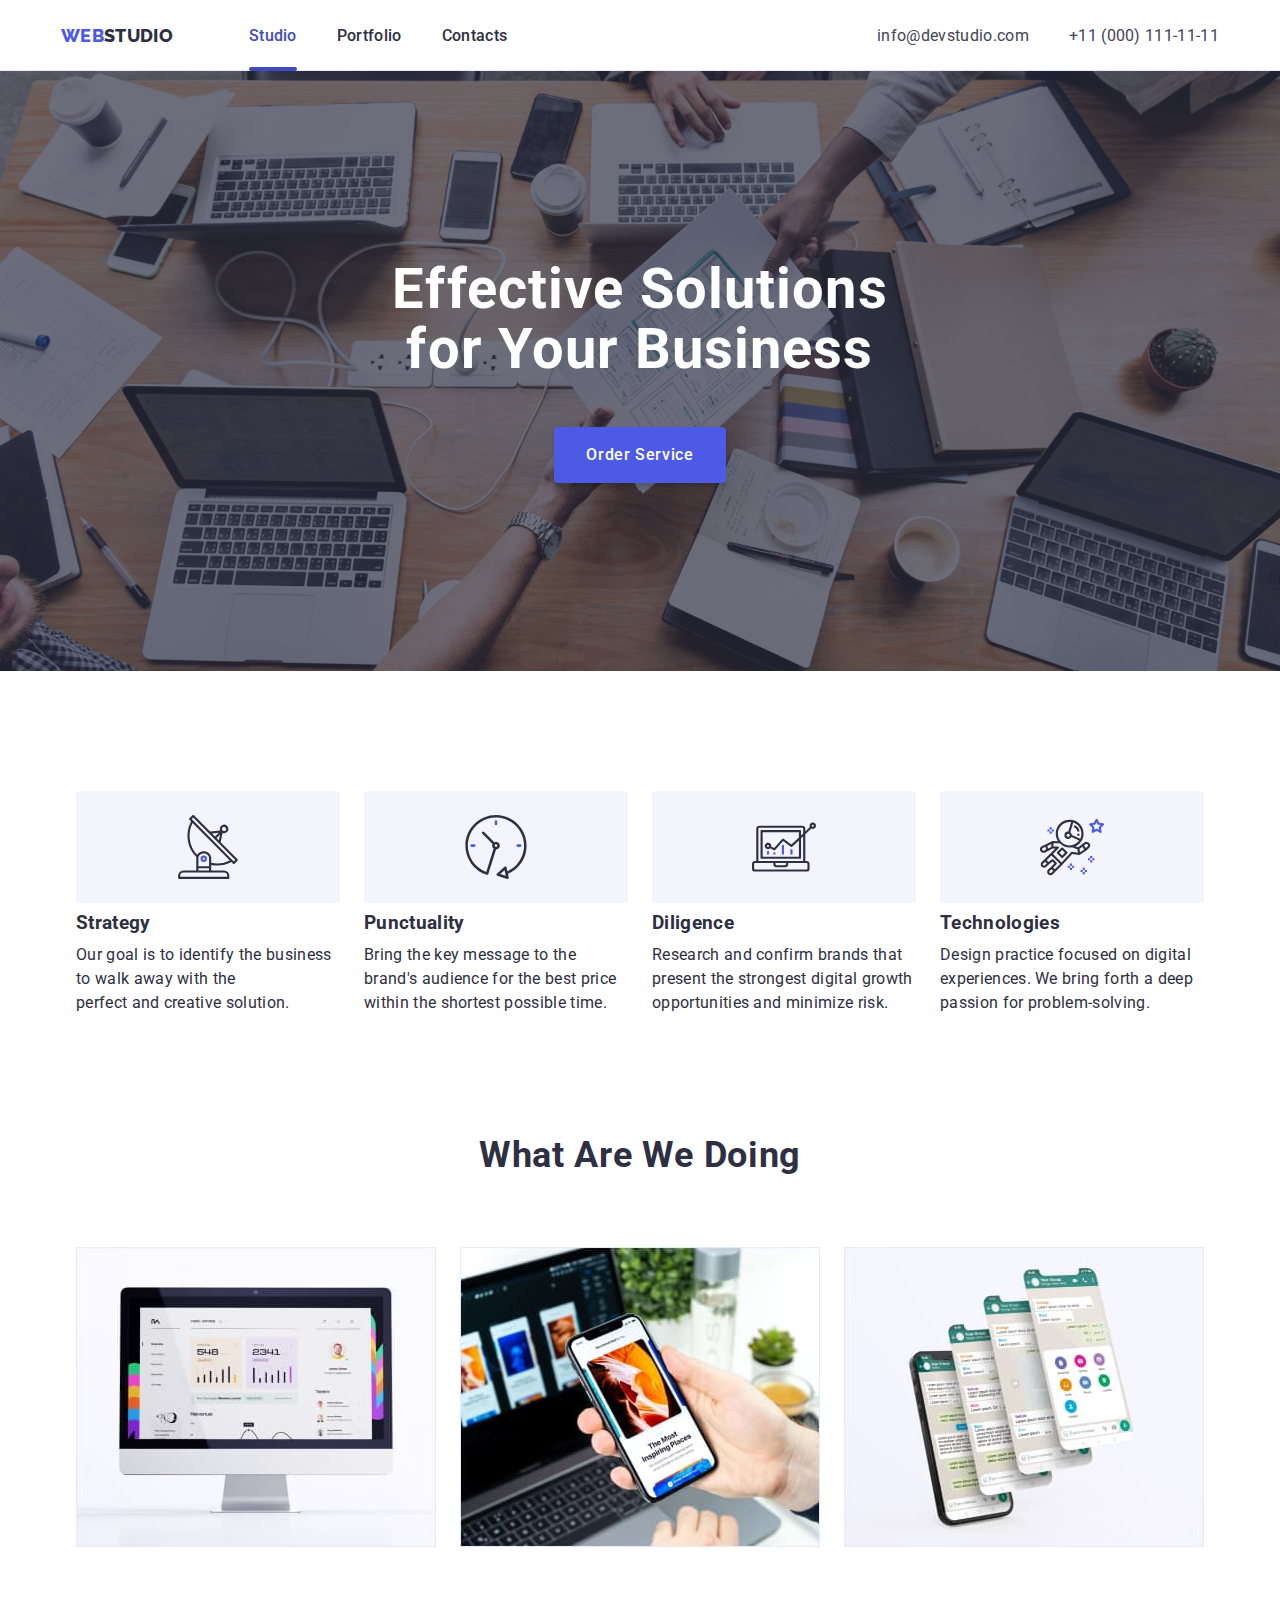
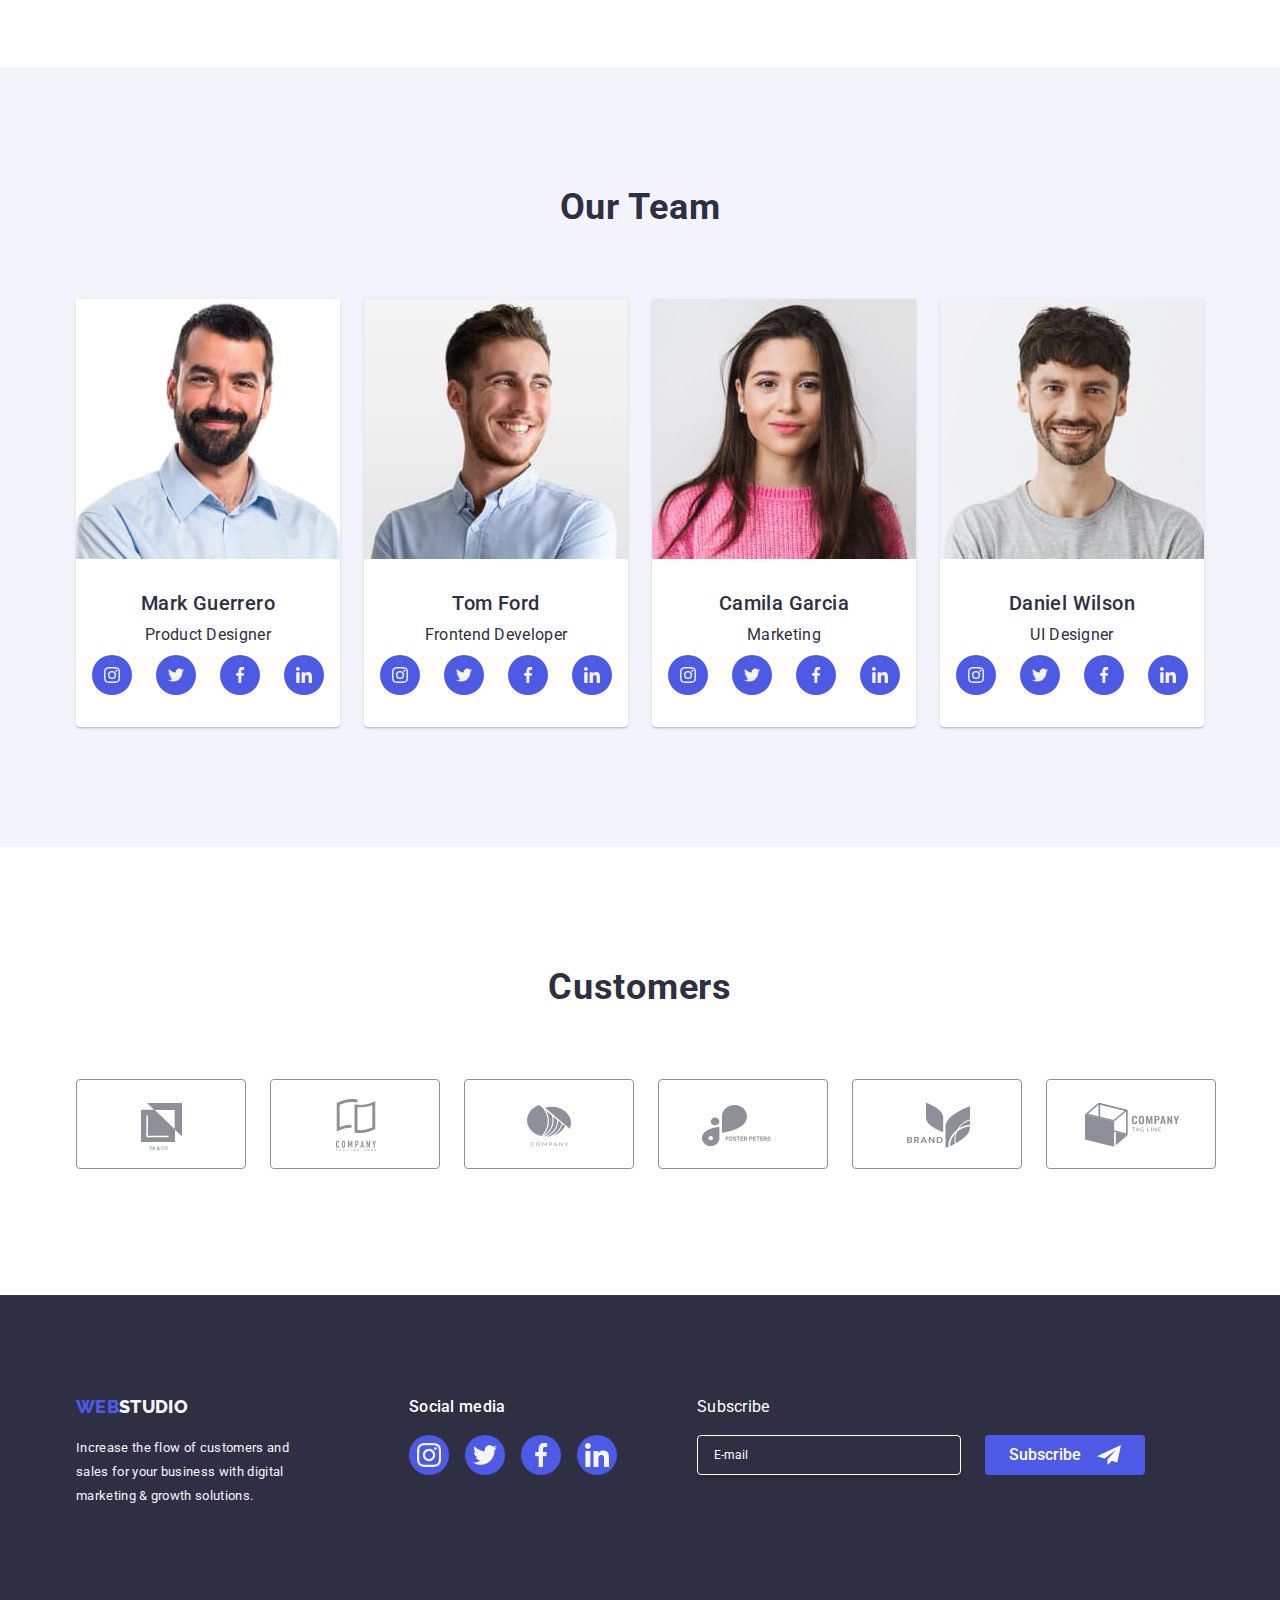
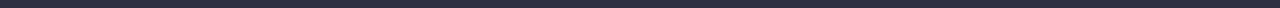
<file: index.html>
<!DOCTYPE html>
<html lang="en">
  <head>
    <title>WEBSTUDIO</title>
    <meta charset="UTF-8" />
    <meta name="description" content="website creator" />
    <link rel="stylesheet" href="css/styles.css" />
    <link rel="preconnect" href="https://fonts.googleapis.com" />
    <link rel="preconnect" href="https://fonts.gstatic.com" crossorigin />
    <link
      href="https://fonts.googleapis.com/css2?family=Raleway:wght@800&family=Roboto:wght@400;500;700&display=swap"
      rel="stylesheet"
    />
  </head>
  <body>
    <!-- header section-->
    <header class="header">
      <div class="header-container">
        <nav class="nav">
          <a
            class="nav-logo"
            href="https://luciiifr.github.io/goit-markup-hw-06/"
            ><span class="nav-logo-span">WEB</span>STUDIO</a
          >
          <ul class="nav-list">
            <li class="nav-list-item">
              <a
                class="nav-link active"
                href="https://luciiifr.github.io/goit-markup-hw-06/"
                >Studio</a
              >
            </li>
            <li class="nav-list-item">
              <a class="nav-link" href="./portfolio">Portfolio</a>
            </li>
            <li class="nav-list-item">
              <a class="nav-link" href="/">Contacts</a>
            </li>
          </ul>
        </nav>
        <address class="address">
          <ul class="address-list">
            <li class="address-list-item">
              <a class="address-link" href="mailto:info@devstudio.com"
                >info@devstudio.com</a
              >
            </li>
            <li class="address-list-item">
              <a class="address-link" href="tel:+110001111111"
                >+11 (000) 111-11-11</a
              >
            </li>
          </ul>
        </address>
      </div>
    </header>
    <!-- main section -->
    <main>
      <!-- hero section -->
      <section class="hero">
        <div class="container hero-container">
          <h1 class="hero-heading">
            Effective Solutions <br />
            for Your Business
          </h1>
          <!-- modal -->
          <button class="open-modal" type="button" data-modal-open>
            Order Service
          </button>
          <div class="backdrop is-hidden" data-modal>
            <div class="modal">
              <h2 class="modal-heading">
                Leave your contacts and we will call you back
              </h2>
              <button class="close-button" type="button" data-modal-close>
                <svg class="close-button-icon">
                  <use href="./images/icons.svg#close-icon" />
                </svg>
              </button>
              <form class="user-info">
                <label class="user-label" for="user-label-name">
                  <span class="user-label-title">Name</span>
                  <input class="user-input" type="text" name="user-label-name" required/>
                  <svg class="user-icon">
                    <use href="./images/icons.svg#person-icon" />
                  </svg>
                </label>
                <label class="user-label" for="user-label-phone">
                  <span class="user-label-title">Phone</span>
                  <input class="user-input" type="tel" name="user-label-phone" />
                  <svg class="user-icon user-icon-telephone">
                    <use href="./images/icons.svg#telephone-icon" />
                  </svg>
                </label>
                <label class="user-label" for="user-input-email">
                  <span class="user-label-title">Email</span>
                  <input class="user-input" type="email" name="user-label-email" />
                  <svg class="user-icon user-icon-email">
                    <use href="./images/icons.svg#email-icon" />
                  </svg>
                </label>
                <label class="user-label">
                  <span class="user-label-title">Comment</span>
                  <textarea
                    class="user-input user-comment"
                    name="comment"
                    placeholder="Text input"
                  ></textarea>
                </label>
                <label class="user-checkbox">
                  <input class="checkbox-input" type="checkbox" required/>
                  <svg class="checkbox-icon">
                    <use href="./images/icons.svg#check-icon">
                  </svg>
                  <span class="checkbox-title">
                    I accept the terms and conditions of the
                    <a class="checkbox-policy" href="/">Privacy Policy</a>
                  </span>
                </label>
                <div class="user-button">
                  <button class="user-submit" type="submit">Send</button>
                </div>
              </form>
            </div>
          </div>
        </div>
      </section>
      <!-- about section -->
      <section class="section about">
        <div class="container">
          <h2 hidden></h2>
          <ul class="about-list">
            <li class="about-list-item">
              <svg class="about-item-icon">
                <use href="./images/icons.svg#antenna" />
              </svg>
              <h3 class="about-item-heading">Strategy</h3>
              <p class="about-item-description">
                Our goal is to identify the business <br />
                to walk away with the <br />
                perfect and creative solution.
              </p>
            </li>
            <li class="about-list-item">
              <svg class="about-item-icon">
                <use href="./images/icons.svg#clock" />
              </svg>
              <h3 class="about-item-heading">Punctuality</h3>
              <p class="about-item-description">
                Bring the key message to the <br />
                brand's audience for the best price <br />
                within the shortest possible time.
              </p>
            </li>
            <li class="about-list-item">
              <svg class="about-item-icon">
                <use href="./images/icons.svg#diagram" />
              </svg>
              <h3 class="about-item-heading">Diligence</h3>
              <p class="about-item-description">
                Research and confirm brands that <br />
                present the strongest digital growth <br />
                opportunities and minimize risk.
              </p>
            </li>
            <li class="about-list-item">
              <svg class="about-item-icon">
                <use href="./images/icons.svg#astronaut" />
              </svg>
              <h3 class="about-item-heading">Technologies</h3>
              <p class="about-item-description">
                Design practice focused on digital <br />
                experiences. We bring forth a deep <br />
                passion for problem-solving.
              </p>
            </li>
          </ul>
        </div>
      </section>
      <!-- service section -->
      <section class="section service">
        <div class="container">
          <h2 class="service-heading">What Are We Doing</h2>
          <ul class="service-list">
            <li class="service-list-item">
              <img
                class="service-item-image"
                src="images/section2-img-01.jpg"
                alt="A computer monitor"
                width="360"
                height="300"
              />
            </li>
            <li class="service-list-item">
              <img
                class="service-item-image"
                src="images/section2-img-02.jpg"
                alt="A phone with multiple screens"
                width="360"
                height="300"
              />
            </li>
            <li class="service-list-item">
              <img
                class="service-item-image"
                src="images/section2-img-03.jpg"
                alt="Hand helding a phone"
                width="360"
                height="300"
              />
            </li>
          </ul>
        </div>
      </section>
      <!-- team section -->
      <section class="section team">
        <div class="container">
          <h2 class="team-heading">Our Team</h2>
          <ul class="team-list">
            <div class="team-card">
              <!-- mark guerrero -->
              <li class="team-list-item">
                <img
                  class="team-item-image"
                  src="images/team-img-01.jpg"
                  alt="Portrait of Mark Guerrero"
                  width="264"
                  height="260"
                />
                <div class="team-card-content">
                  <h3 class="team-item-heading">Mark Guerrero</h3>
                  <p class="team-item-description">Product Designer</p>
                  <ul class="team-socmed">
                    <li class="team-socmed-item">
                      <a href="https://www.instagram.com/" target="_blank">
                        <svg class="team-socmed-icon">
                          <use
                            class="socmed-icon-use"
                            href="./images/icons.svg#instagram-01"
                          />
                        </svg>
                      </a>
                    </li>
                    <li class="team-socmed-item">
                      <a href="https://twitter.com/" target="_blank">
                        <svg class="team-socmed-icon">
                          <use href="./images/icons.svg#twitter-01" />
                        </svg>
                      </a>
                    </li>
                    <li class="team-socmed-item">
                      <a href="https://www.facebook.com/" target="_blank">
                        <svg class="team-socmed-icon">
                          <use href="./images/icons.svg#facebook-01" />
                        </svg>
                      </a>
                    </li>
                    <li class="team-socmed-item">
                      <a href="https://www.linkedin.com/" target="_blank">
                        <svg class="team-socmed-icon">
                          <use href="./images/icons.svg#linkedin-01" />
                        </svg>
                      </a>
                    </li>
                  </ul>
                </div>
              </li>
            </div>
            <!-- tom ford -->
            <div class="team-card">
              <li class="team-list-item">
                <img
                  class="team-item-image"
                  src="images/team-img-02.jpg"
                  alt="Portrait of Tom Ford"
                  width="264"
                  height="260"
                />
                <div class="team-card-content">
                  <h3 class="team-item-heading">Tom Ford</h3>
                  <p class="team-item-description">Frontend Developer</p>
                  <ul class="team-socmed">
                    <li class="team-socmed-item">
                      <a href="https://www.instagram.com/" target="_blank">
                        <svg class="team-socmed-icon">
                          <use
                            class="socmed-icon-use"
                            href="./images/icons.svg#instagram-01"
                          />
                        </svg>
                      </a>
                    </li>
                    <li class="team-socmed-item">
                      <a href="https://twitter.com/" target="_blank">
                        <svg class="team-socmed-icon">
                          <use href="./images/icons.svg#twitter-01" />
                        </svg>
                      </a>
                    </li>
                    <li class="team-socmed-item">
                      <a href="https://www.facebook.com/" target="_blank">
                        <svg class="team-socmed-icon">
                          <use href="./images/icons.svg#facebook-01" />
                        </svg>
                      </a>
                    </li>
                    <li class="team-socmed-item">
                      <a href="https://www.linkedin.com/" target="_blank">
                        <svg class="team-socmed-icon">
                          <use href="./images/icons.svg#linkedin-01" />
                        </svg>
                      </a>
                    </li>
                  </ul>
                </div>
              </li>
            </div>
            <!-- camila garcia -->
            <div class="team-card">
              <li class="team-list-item">
                <img
                  class="team-item-image"
                  src="images/team-img-03.jpg"
                  alt="Portrait of Camila Garcia"
                  width="264"
                  height="260"
                />
                <div class="team-card-content">
                  <h3 class="team-item-heading">Camila Garcia</h3>
                  <p class="team-item-description">Marketing</p>
                  <ul class="team-socmed">
                    <li class="team-socmed-item">
                      <a href="https://www.instagram.com/" target="_blank">
                        <svg class="team-socmed-icon">
                          <use
                            class="socmed-icon-use"
                            href="./images/icons.svg#instagram-01"
                          />
                        </svg>
                      </a>
                    </li>
                    <li class="team-socmed-item">
                      <a href="https://twitter.com/" target="_blank">
                        <svg class="team-socmed-icon">
                          <use href="./images/icons.svg#twitter-01" />
                        </svg>
                      </a>
                    </li>
                    <li class="team-socmed-item">
                      <a href="https://www.facebook.com/" target="_blank">
                        <svg class="team-socmed-icon">
                          <use href="./images/icons.svg#facebook-01" />
                        </svg>
                      </a>
                    </li>
                    <li class="team-socmed-item">
                      <a href="https://www.linkedin.com/" target="_blank">
                        <svg class="team-socmed-icon">
                          <use href="./images/icons.svg#linkedin-01" />
                        </svg>
                      </a>
                    </li>
                  </ul>
                </div>
              </li>
            </div>
            <!-- daniel wilson -->
            <div class="team-card">
              <li class="team-list-item">
                <img
                  class="team-item-image"
                  src="images/team-img-04.jpg"
                  alt="Portrait of Daniel Wilson"
                  width="264"
                  height="260"
                />
                <div class="team-card-content">
                  <h3 class="team-item-heading">Daniel Wilson</h3>
                  <p class="team-item-description">UI Designer</p>
                  <ul class="team-socmed">
                    <li class="team-socmed-item">
                      <a href="https://www.instagram.com/" target="_blank">
                        <svg class="team-socmed-icon">
                          <use
                            class="socmed-icon-use"
                            href="./images/icons.svg#instagram-01"
                          />
                        </svg>
                      </a>
                    </li>
                    <li class="team-socmed-item">
                      <a href="https://twitter.com/" target="_blank">
                        <svg class="team-socmed-icon">
                          <use href="./images/icons.svg#twitter-01" />
                        </svg>
                      </a>
                    </li>
                    <li class="team-socmed-item">
                      <a href="https://www.facebook.com/" target="_blank">
                        <svg class="team-socmed-icon">
                          <use href="./images/icons.svg#facebook-01" />
                        </svg>
                      </a>
                    </li>
                    <li class="team-socmed-item">
                      <a href="https://www.linkedin.com/" target="_blank">
                        <svg class="team-socmed-icon">
                          <use href="./images/icons.svg#linkedin-01" />
                        </svg>
                      </a>
                    </li>
                  </ul>
                </div>
              </li>
            </div>
          </ul>
        </div>
      </section>
      <section class="section customer">
        <div class="container">
          <h2 class="customer-heading">Customers</h2>
          <ul class="customer-list">
            <li class="customer-list-item">
              <a class="customer-item-link" href="/">
                <svg class="customer-item-icon">
                  <use href="./images/icons.svg#client-01" />
                </svg>
              </a>
            </li>
            <li class="customer-list-item">
              <a class="customer-item-link" href="/">
                <svg class="customer-item-icon">
                  <use href="./images/icons.svg#client-02" />
                </svg>
              </a>
            </li>
            <li class="customer-list-item">
              <a class="customer-item-link" href="/">
                <svg class="customer-item-icon">
                  <use href="./images/icons.svg#client-03" />
                </svg>
              </a>
            </li>
            <li class="customer-list-item">
              <a class="customer-item-link" href="/">
                <svg class="customer-item-icon">
                  <use href="./images/icons.svg#client-04" />
                </svg>
              </a>
            </li>
            <li class="customer-list-item">
              <a class="customer-item-link" href="">
                <svg class="customer-item-icon">
                  <use href="./images/icons.svg#client-05" />
                </svg>
              </a>
            </li>
            <li class="customer-list-item">
              <a class="customer-item-link" href="/">
                <svg class="customer-item-icon">
                  <use href="./images/icons.svg#client-06" />
                </svg>
              </a>
            </li>
          </ul>
        </div>
      </section>
    </main>
    <!-- footer section -->
    <footer class="footer">
      <div class="container footer-container">
        <div class="footer-info">
          <a
            class="footer-info-logo"
            href="https://luciiifr.github.io/goit-markup-hw-06/"
            ><span class="footer-logo-span">WEB</span>STUDIO</a
          >
          <small class="footer-info-description">
            Increase the flow of customers and <br />
            sales for your business with digital <br />
            marketing & growth solutions.
          </small>
        </div>
        <div class="footer-contacts">
          <div class="footer-socmed">
            <medium class="footer-socmed-heading">Social media</medium>
            <ul class="footer-socmed-list">
              <li class="footer-socmed-item">
                <a
                  class="footer-socmed-link"
                  href="https://www.instagram.com/"
                  target="_blank"
                >
                  <svg class="footer-socmed-icon">
                    <use href="./images/icons.svg#instagram-02" />
                  </svg>
                </a>
              </li>
              <li class="footer-socmed-item">
                <a
                  class="footer-socmed-link"
                  href="https://www.twitter.com/"
                  target="_blank"
                >
                  <svg class="footer-socmed-icon">
                    <use href="./images/icons.svg#twitter-02" />
                  </svg>
                </a>
              </li>
              <li class="footer-socmed-item">
                <a
                  class="footer-socmed-link"
                  href="https://www.facebook.com/"
                  target="_blank"
                >
                  <svg class="footer-socmed-icon">
                    <use href="./images/icons.svg#facebook-02" />
                  </svg>
                </a>
              </li>
              <li class="footer-socmed-item">
                <a
                  class="footer-socmed-link"
                  href="https://www.linkein.com/"
                  target="_blank"
                >
                  <svg class="footer-socmed-icon">
                    <use href="./images/icons.svg#linkedin-02" />
                  </svg>
                </a>
              </li>
            </ul>
          </div>
          <div class="subs">
            <medium class="subs-heading">Subscribe</medium>
            <form class="subs-content">
              <label class="subs-label">
                <input
                  class="subs-input"
                  type="email"
                  name="e-mail"
                  placeholder="E-mail"
                />
              </label>
              <button class="subs-button" type="submit">
                Subscribe
                <svg class="subs-icon">
                  <use href="./images/icons.svg#send-icon" />
                </svg>
              </button>
            </form>
          </div>
        </div>
      </div>
    </footer>
    <script src="./js/modal.js"></script>
  </body>
</html>
</file>
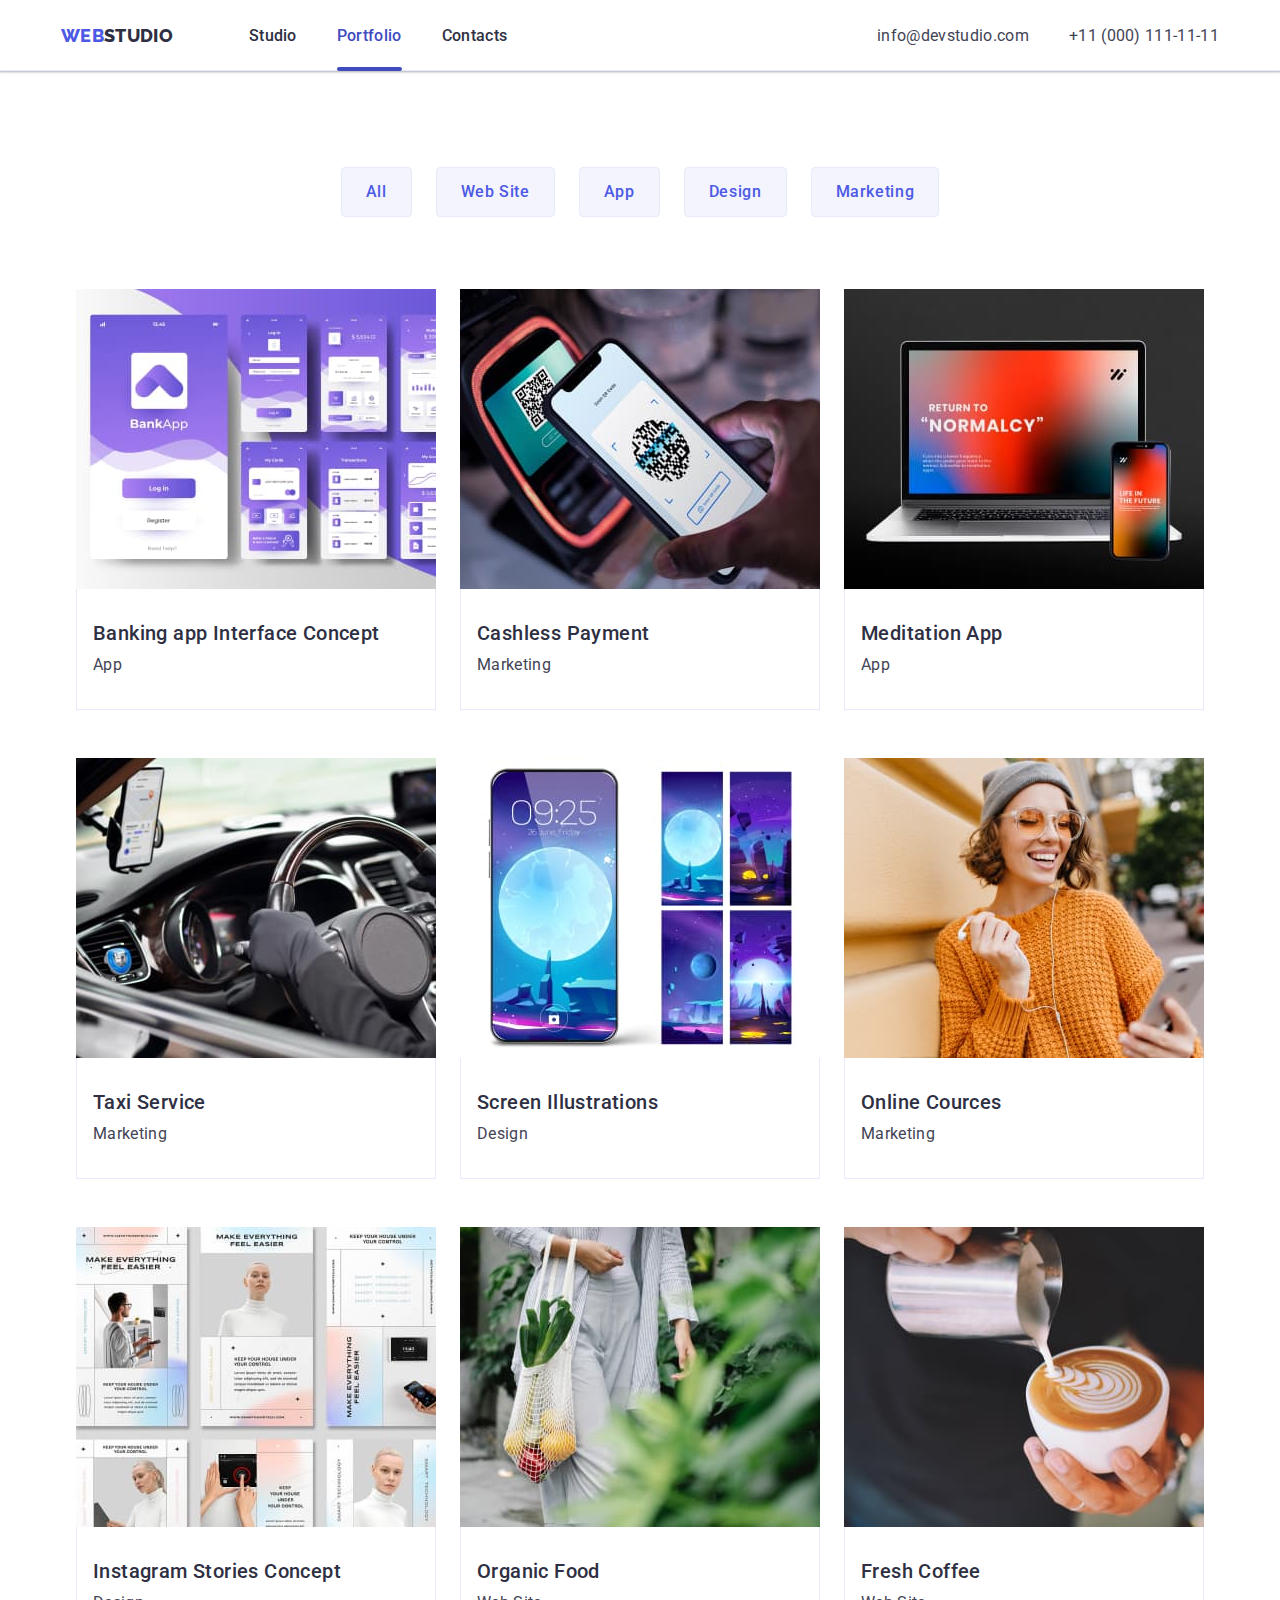
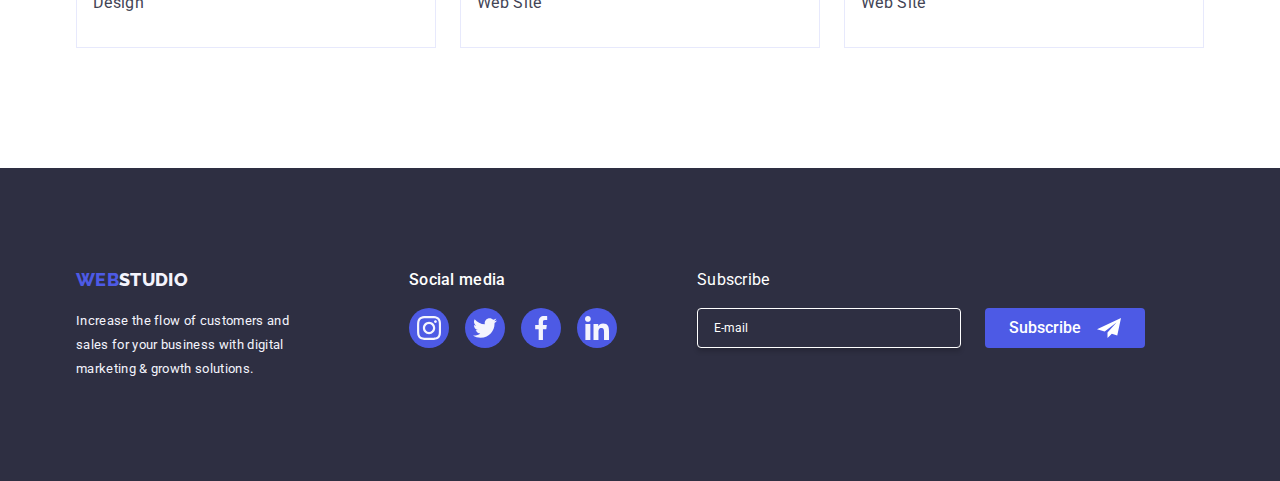
<file: portfolio.html>
<!DOCTYPE html>
<html lang="en">
  <head>
    <title>PORTFOLIO</title>
    <meta charset="UTF-8" />
    <meta name="description" content="website creator" />
    <link rel="stylesheet" href="css/styles.css" />
    <link rel="preconnect" href="https://fonts.googleapis.com" />
    <link rel="preconnect" href="https://fonts.gstatic.com" crossorigin />
    <link
      href="https://fonts.googleapis.com/css2?family=Raleway:wght@800&family=Roboto:wght@400;500;700&display=swap"
      rel="stylesheet"
    />
  </head>
  <body>
    <!-- header section-->
    <header class="header">
      <div class="header-container">
        <nav class="nav">
          <a
            class="nav-logo"
            href="https://luciiifr.github.io/goit-markup-hw-06/"
            ><span class="nav-logo-span">WEB</span>STUDIO</a
          >
          <ul class="nav-list">
            <li class="nav-list-item">
              <a
                class="nav-link"
                href="https://luciiifr.github.io/goit-markup-hw-06/"
                >Studio</a
              >
            </li>
            <li class="nav-list-item">
              <a class="nav-link active" href="./portfolio">Portfolio</a>
            </li>
            <li class="nav-list-item">
              <a class="nav-link" href="/">Contacts</a>
            </li>
          </ul>
        </nav>
        <address class="address">
          <ul class="address-list">
            <li class="address-list-item">
              <a class="address-link" href="mailto:info@devstudio.com"
                >info@devstudio.com</a
              >
            </li>
            <li class="address-list-item">
              <a class="address-link" href="tel:+110001111111"
                >+11 (000) 111-11-11</a
              >
            </li>
          </ul>
        </address>
      </div>
    </header>
    <main>
      <!-- filter section -->
      <section class="filter">
        <div class="container filter-container">
          <h2 hidden></h2>
          <ul class="filter-list">
            <li class="filter-list-item">
              <button class="filter-item-button">All</button>
            </li>
            <li class="filter-list-item">
              <button class="filter-item-button">Web Site</button>
            </li>
            <li class="filter-list-item">
              <button class="filter-item-button">App</button>
            </li>
            <li class="filter-list-item">
              <button class="filter-item-button">Design</button>
            </li>
            <li class="filter-list-item">
              <button class="filter-item-button">Marketing</button>
            </li>
          </ul>
        </div>
      </section>
      <!-- portfolios section -->
      <section class="portfolio">
        <div class="container portfolio-container">
          <ul class="portfolio-list">
            <li class="portfolio-list-item">
              <figure class="portfolio-figure">
                <img
                  class="figure-image"
                  src="images/project-card-01.jpg"
                  alt="Banking app Interface Concept"
                  width="360"
                  height="300"
                />
                <figcaption class="figure-caption">
                  14 Stylish and User-Friendly App Design Concepts · Task
                  Manager App · Calorie Tracker App · Exotic Fruit Ecommerce App
                  · Cloud Storage App
                </figcaption>
              </figure>
              <div class="portfolio-item-content">
                <h3 class="portfolio-item-heading">
                  Banking app Interface Concept
                </h3>
                <p class="portfolio-item-description">App</p>
              </div>
            </li>
            <li class="portfolio-list-item">
              <figure class="portfolio-figure">
                <img
                  class="portfolio-item-image"
                  src="images/project-card-02.jpg"
                  alt="Cashless Payment"
                  width="360"
                  height="300"
                />
                <figcaption class="figure-caption">
                  14 Stylish and User-Friendly App Design Concepts · Task
                  Manager App · Calorie Tracker App · Exotic Fruit Ecommerce App
                  · Cloud Storage App
                </figcaption>
              </figure>
              <div class="portfolio-item-content">
                <h3 class="portfolio-item-heading">Cashless Payment</h3>
                <p class="portfolio-item-description">Marketing</p>
              </div>
            </li>
            <li class="portfolio-list-item">
              <figure class="portfolio-figure">
                <img
                  class="portfolio-item-image"
                  src="images/project-card-03.jpg"
                  alt="Meditaion App"
                  width="360"
                  height="300"
                />
                <figcaption class="figure-caption">
                  14 Stylish and User-Friendly App Design Concepts · Task
                  Manager App · Calorie Tracker App · Exotic Fruit Ecommerce App
                  · Cloud Storage App
                </figcaption>
              </figure>
              <div class="portfolio-item-content">
                <h3 class="portfolio-item-heading">Meditation App</h3>
                <p class="portfolio-item-description">App</p>
              </div>
            </li>
            <li class="portfolio-list-item">
              <figure class="portfolio-figure">
                <img
                  class="portfolio-item-image"
                  src="images/project-card-04.jpg"
                  alt="Taxi Service"
                  width="360"
                  height="300"
                />
                <figcaption class="figure-caption">
                  14 Stylish and User-Friendly App Design Concepts · Task
                  Manager App · Calorie Tracker App · Exotic Fruit Ecommerce App
                  · Cloud Storage App
                </figcaption>
              </figure>
              <div class="portfolio-item-content">
                <h3 class="portfolio-item-heading">Taxi Service</h3>
                <p class="portfolio-item-description">Marketing</p>
              </div>
            </li>
            <li class="portfolio-list-item">
              <figure class="portfolio-figure">
                <img
                  class="portfolio-item-image"
                  src="images/project-card-05.jpg"
                  alt="Screen Illustrations"
                  width="360"
                  height="300"
                />
                <figcaption class="figure-caption">
                  14 Stylish and User-Friendly App Design Concepts · Task
                  Manager App · Calorie Tracker App · Exotic Fruit Ecommerce App
                  · Cloud Storage App
                </figcaption>
              </figure>
              <div class="portfolio-item-content">
                <h3 class="portfolio-item-heading">Screen Illustrations</h3>
                <p class="portfolio-item-description">Design</p>
              </div>
            </li>
            <li class="portfolio-list-item">
              <figure class="portfolio-figure">
                <img
                  class="portfolio-item-image"
                  src="images/project-card-06.jpg"
                  alt="Online Cources"
                  width="360"
                  height="300"
                />
                <figcaption class="figure-caption">
                  14 Stylish and User-Friendly App Design Concepts · Task
                  Manager App · Calorie Tracker App · Exotic Fruit Ecommerce App
                  · Cloud Storage App
                </figcaption>
              </figure>
              <div class="portfolio-item-content">
                <h3 class="portfolio-item-heading">Online Cources</h3>
                <p class="portfolio-item-description">Marketing</p>
              </div>
            </li>
            <li class="portfolio-list-item">
              <figure class="portfolio-figure">
                <img
                  class="portfolio-item-image"
                  src="images/project-card-07.jpg"
                  alt="Instagram Stories Concept"
                  width="360"
                  height="300"
                />
                <figcaption class="figure-caption">
                  14 Stylish and User-Friendly App Design Concepts · Task
                  Manager App · Calorie Tracker App · Exotic Fruit Ecommerce App
                  · Cloud Storage App
                </figcaption>
              </figure>
              <div class="portfolio-item-content">
                <h3 class="portfolio-item-heading">
                  Instagram Stories Concept
                </h3>
                <p class="portfolio-item-description">Design</p>
              </div>
            </li>
            <li class="portfolio-list-item">
              <figure class="portfolio-figure">
                <img
                  class="portfolio-item-image"
                  src="images/project-card-08.jpg"
                  alt="Organic Food"
                  width="360"
                  height="300"
                />
                <figcaption class="figure-caption">
                  14 Stylish and User-Friendly App Design Concepts · Task
                  Manager App · Calorie Tracker App · Exotic Fruit Ecommerce App
                  · Cloud Storage App
                </figcaption>
              </figure>
              <div class="portfolio-item-content">
                <h3 class="portfolio-item-heading">Organic Food</h3>
                <p class="portfolio-item-description">Web Site</p>
              </div>
            </li>
            <li class="portfolio-list-item">
              <figure class="portfolio-figure">
                <img
                  class="portfolio-item-image"
                  src="images/project-card-09.jpg"
                  alt="Fresh Coffee"
                  width="360"
                  height="300"
                />
                <figcaption class="figure-caption">
                  14 Stylish and User-Friendly App Design Concepts · Task
                  Manager App · Calorie Tracker App · Exotic Fruit Ecommerce App
                  · Cloud Storage App
                </figcaption>
              </figure>
              <div class="portfolio-item-content">
                <h3 class="portfolio-item-heading">Fresh Coffee</h3>
                <p class="portfolio-item-description">Web Site</p>
              </div>
            </li>
          </ul>
        </div>
      </section>
    </main>
    <!-- footer section -->
    <footer class="footer">
      <div class="container footer-container">
        <div class="footer-info">
          <a
            class="footer-info-logo"
            href="https://luciiifr.github.io/goit-markup-hw-06/"
            ><span class="footer-logo-span">WEB</span>STUDIO</a
          >
          <small class="footer-info-description">
            Increase the flow of customers and <br />
            sales for your business with digital <br />
            marketing & growth solutions.
          </small>
        </div>
        <div class="footer-contacts">
          <div class="footer-socmed">
            <medium class="footer-socmed-heading">Social media</medium>
            <ul class="footer-socmed-list">
              <li class="footer-socmed-item">
                <a
                  class="footer-socmed-link"
                  href="https://www.instagram.com/"
                  target="_blank"
                >
                  <svg class="footer-socmed-icon">
                    <use href="./images/icons.svg#instagram-02" />
                  </svg>
                </a>
              </li>
              <li class="footer-socmed-item">
                <a
                  class="footer-socmed-link"
                  href="https://www.twitter.com/"
                  target="_blank"
                >
                  <svg class="footer-socmed-icon">
                    <use href="./images/icons.svg#twitter-02" />
                  </svg>
                </a>
              </li>
              <li class="footer-socmed-item">
                <a
                  class="footer-socmed-link"
                  href="https://www.facebook.com/"
                  target="_blank"
                >
                  <svg class="footer-socmed-icon">
                    <use href="./images/icons.svg#facebook-02" />
                  </svg>
                </a>
              </li>
              <li class="footer-socmed-item">
                <a
                  class="footer-socmed-link"
                  href="https://www.linkein.com/"
                  target="_blank"
                >
                  <svg class="footer-socmed-icon">
                    <use href="./images/icons.svg#linkedin-02" />
                  </svg>
                </a>
              </li>
            </ul>
          </div>
          <div class="subs">
            <medium class="subs-heading">Subscribe</medium>
            <form class="subs-content">
              <label class="subs-label">
                <input
                  class="subs-input"
                  type="email"
                  name="e-mail"
                  placeholder="E-mail"
                />
              </label>
              <button class="subs-button" type="submit">
                Subscribe
                <svg class="subs-icon">
                  <use href="./images/icons.svg#send-icon" />
                </svg>
              </button>
            </form>
          </div>
        </div>
      </div>
    </footer>
  </body>
</html>
</file>
<file: css/styles.css>
* {
  margin: 0;
  padding: 0;
  box-sizing: border-box;
}

.figure {
  margin: 0;
  padding: 0;
  box-sizing: border-box;
}

body {
  font-family: "roboto", sans-serif;
  color: var(--navyblue-color);
  font-size: 16px;
  font-style: normal;
  font-weight: 400;
  line-height: 24px;
  letter-spacing: 0.32px;
}

img {
  display: block;
  max-width: 100%;
  height: auto;
}

h1,
h2,
h3,
h4,
h5,
h6,
p,
ul {
  margin: 0;
  padding: 0;
}

a {
  text-decoration: none;
  color: inherit;
}

input,
textarea {
  outline: none;
}

:root {
  --black-color: #000;
  --white-color: #ffffff;
  --cloud-color: #f4f4fd;
  --dairy-color: #fcfcfc;
  --cornflower-color: #e7e9fc;
  --navyblue-color: #2e2f42;
  --navyblue-modal: rgba(46, 47, 66, 0.4);
  --slate-color: #434455;
  --lightslate-color: #8e8f99;
  --iris-color: #4d5ae5;
  --ocean-color: #404bbf;
  --green-color: #31d0aa;
}

/* section containers */
.header {
  border-bottom: 1px solid var(--cornflower-color);
  box-shadow: 0px 1px 6px 0px rgba(46, 47, 66, 0.08),
    0px 1px 1px 0px rgba(46, 47, 66, 0.16),
    0px 2px 1px 0px rgba(46, 47, 66, 0.08);
}

.header-container {
  width: 1158px;
  padding: 24px 0 21.5px 0;
  margin: auto;
  display: flex;
  align-items: center;
  justify-content: space-between;
}

.section {
  padding: 120px 0;
}

.container {
  width: 1158px;
  margin: 0 auto;
  padding: 0 15px;
}

.about {
  padding-bottom: 0;
}

.footer {
  padding: 100px 0;
}

/* WEBSTUDIO logo link */
.nav {
  display: flex;
  gap: 76px;
}

.nav-logo {
  color: var(--navyblue-color);
  font-family: "Raleway";
  font-size: 18px;
  font-weight: 800;
  text-transform: uppercase;
}

.nav-logo-span {
  color: var(--iris-color);
}

/* navigation links */
.nav-list {
  list-style: none;
  color: var(--navyblue-color);
  font-weight: 500;
  line-height: 24px;
  display: inline-flex;
  column-gap: 40px;
}

.nav-link {
  position: relative;
}

.nav-link::after {
  content: "";
  position: absolute;
  background-color: var(--ocean-color);
  border-radius: 2px;
  height: 4px;
  width: 0;
  left: 0;
  bottom: -25.5px;
}

.nav-link:hover::after {
  width: 100%;
  transition: 250ms cubic-bezier(0.4, 0, 0.2, 1);
}

.nav-link.active::after {
  width: 100%;
}

.nav-link.active {
  color: var(--ocean-color);
}

.nav-link:hover {
  color: var(--ocean-color);
}

/* address links */
.address-list {
  list-style: none;
  color: var(--slate-color);
  font-family: "roboto";
  font-style: normal;
  display: inline-flex;
  column-gap: 40px;
}

.address-link:hover {
  color: var(--ocean-color);
}

/* hero section */
.hero {
  padding: 188px 0;
  background: var(--GREY, rgba(46, 47, 66, 0.7));
  background-image: url(../images/dark-bg.png), url(../images/hero-img.jpg),
    linear-gradient(rgba(46, 47, 66, 0.7), rgba(46, 47, 66, 0.7));
  background-repeat: no-repeat;
  background-position: center;
  background-size: cover;
}

.hero-heading {
  color: var(--white-color);
  text-align: center;
  font-size: 56px;
  font-weight: 700;
  line-height: 60px;
  letter-spacing: 1.12px;
  margin-bottom: 48px;
}

/* modal */

.open-modal {
  color: var(--white-color);
  background-color: var(--iris-color);
  box-shadow: 0px 4px 4px 0px rgba(0, 0, 0, 0.15);
  font-family: "roboto", sans-serif;
  font-size: 16px;
  font-style: normal;
  font-weight: 500;
  line-height: 24px;
  letter-spacing: 0.64px;
  border-radius: 4px;
  border: 0;
  padding: 16px 32px;
  display: block;
  margin: 0 auto;
  cursor: pointer;
  transition: 250ms cubic-bezier(0.4, 0, 0.2, 1);
}

.open-modal:hover {
  background-color: var(--ocean-color);
}

.backdrop {
  display: flex;
  justify-content: center;
  align-items: center;
  position: fixed;
  top: 0;
  left: 0;
  width: 100%;
  height: 100%;
  background: rgba(0, 0, 0, 0.5);
  transition: 250ms cubic-bezier(0.4, 0, 0.2, 1);
}

.modal {
  transform: none;
  transition: transform 250ms cubic-bezier(0.4, 0, 0.2, 1);
  width: 408px;
  height: 584px;
  position: absolute;
  border-radius: 4px;
  background: var(--dairy-color);
  box-shadow: 0px 2px 1px 0px rgba(0, 0, 0, 0.2),
    0px 1px 3px 0px rgba(0, 0, 0, 0.12), 0px 1px 1px 0px rgba(0, 0, 0, 0.14);
  padding: 72px 24px 24px 24px;
}

.is-hidden .modal {
  transform: translateY(-50px);
}

.is-hidden {
  opacity: 0;
  visibility: hidden;
  pointer-events: none;
}

.close-button {
  cursor: pointer;
  border-radius: 50%;
  border: 1px solid rgba(0, 0, 0, 0.1);
  background-color: var(--cornflower-color);
  position: absolute;
  top: 24px;
  right: 24px;
  transition: 250ms cubic-bezier(0.4, 0, 0.2, 1);
  color: var(--navyblue-color);
}

.close-button:hover {
  background-color: var(--ocean-color);
  border: 1px solid var(--ocean-color);
  color: var(--white-color);
}

.close-button-icon {
  display: flex;
  fill: currentColor;
  padding: 8px 8px;
  width: 24px;
  height: 24px;
}

.close-button-icon:hover {
  fill: currentColor;
}

/* modal content */
.modal-heading {
  margin-bottom: 34px;
  text-align: center;
  font-size: 16px;
  font-weight: 500;
  line-height: 24px;
}

.user-label {
  position: relative;
  display: block;
  margin-top: 26px;
  color: var(--lightslate-color);
  font-size: 12px;
  font-weight: 400;
  line-height: 14px;
}

.user-icon {
  position: absolute;
  fill: var(--navyblue-color);
  width: 18px;
  height: 18px;
  left: 16px;
  top: 50%;
  transform: translateY(-50%);
  transition: 250ms cubic-bezier(0.4, 0, 0.2, 1);
}

.user-icon-telephone {
  height: 13px;
}

.user-icon-email {
  height: 23px;
}

.user-label-title {
  position: absolute;
  bottom: calc(100% + 4px);
}

.user-input {
  display: block;
  padding: 8px 38px;
  width: 100%;
  height: 40px;
  border-radius: 4px;
  border: 1px solid var(--navyblue-modal);
  background-color: var(--dairy-color);
  font-family: inherit;
  font-size: 12px;
  font-weight: 400;
  line-height: 14px;
  letter-spacing: 0.48px;
  transition: 250ms cubic-bezier(0.4, 0, 0.2, 1);
}

.user-input:focus,
.user-input:hover {
  border: 1px solid var(--iris-color);
}

.user-input:focus + .user-icon,
.user-input:hover + .user-icon {
  fill: var(--iris-color);
}

.user-comment {
  height: 120px;
  padding-left: 16px;
}

.user-comment[name="comment"]::placeholder {
  color: var(--navyblue-modal);
}

.user-checkbox {
  margin: 16px 0 24px 0;
  display: flex;
  align-items: center;
  color: transparent;
  font-family: inherit;
  font-size: 12px;
  font-style: normal;
  font-weight: 400;
  line-height: 14px;
  letter-spacing: 0.48px;
}

.checkbox-title {
  color: var(--lightslate-color);
}

.checkbox-input {
  position: absolute;
  bottom: 104px;
  left: 31px;
  width: 1px;
  height: 1px;
  margin: 0;
  padding: 0;
  border: 0;
  white-space: nowrap;
  clip-path: inset(100%);
  clip: rect(0 0 0 0);
  overflow: hidden;
}

.checkbox-icon {
  width: 16px;
  height: 16px;
  padding: 3px;
  margin-right: 8px;
  border: 1px solid var(--navyblue-modal);
  border-radius: 2px;
  fill: currentColor;
  cursor: pointer;
  transition: 250ms cubic-bezier(0.4, 0, 0.2, 1);
}

.checkbox-input:checked + .checkbox-icon {
  border: 1px solid var(--ocean-color);
  background-color: var(--ocean-color);
  color: var(--white-color);
}

.checkbox-input:hover + .checkbox-icon {
  border: 1px solid var(--ocean-color);
}

.checkbox-policy {
  color: var(--iris-color);
  text-decoration: underline;
}

.user-button {
  display: flex;
  justify-content: center;
}

.user-submit {
  cursor: pointer;
  /*Text */
  color: var(--white-color);
  font-family: inherit;
  font-size: 16px;
  font-weight: 500;
  line-height: 24px;
  letter-spacing: 0.64px;
  /* button */
  padding: 16px 64px;
  border: 0;
  border-radius: 4px;
  background-color: var(--IRIS, #4d5ae5);
  box-shadow: 0px 4px 4px 0px rgba(0, 0, 0, 0.15);
  transition: 250ms cubic-bezier(0.4, 0, 0.2, 1);
}

.user-submit:hover {
  background-color: var(--ocean-color);
}

/* about section */
.about-list {
  list-style: none;
  display: flex;
  column-gap: 24px;
  justify-content: center;
}

.about-list-item {
  display: inline-flex;
  flex-direction: column;
  row-gap: 8px;
}
.about-item-icon {
  width: 264px;
  height: 112px;
  padding: 24px 100px;
  background-color: var(--cloud-color);
  border-radius: 4px;
}

.about-heading {
  font-size: 20px;
  font-weight: 500;
  line-height: 24px;
  letter-spacing: 0.4px;
}

.about-description {
  color: var(--color-slate);
  font-size: 16px;
  line-height: 24px;
  letter-spacing: 0.32px;
}

/* service section */
.service-heading {
  text-align: center;
  font-size: 36px;
  font-weight: 700;
  line-height: 40px;
  letter-spacing: 0.72px;
  text-transform: capitalize;
}

.service-list {
  list-style: none;
  display: flex;
  align-items: flex-start;
  column-gap: 24px;
  margin-top: 72px;
  justify-content: center;
}

/* team section */
.team {
  background-color: var(--cloud-color);
}

.team-heading {
  text-align: center;
  font-size: 36px;
  font-weight: 700;
  line-height: 40px;
  letter-spacing: 0.72px;
  text-transform: capitalize;
}

.team-list {
  list-style: none;
  display: flex;
  column-gap: 24px;
  margin-top: 72px;
  justify-content: center;
}

.team-card {
  background-color: var(--white-color);
  border-radius: 0px 0px 4px 4px;
  box-shadow: 0px 2px 1px 0px rgba(46, 47, 66, 0.08),
    0px 1px 1px 0px rgba(46, 47, 66, 0.16),
    0px 1px 6px 0px rgba(46, 47, 66, 0.08);
}

.team-card-content {
  display: flex;
  flex-direction: column;
  row-gap: 8px;
  padding: 32px 0px;
}

.team-item-heading {
  text-align: center;
  font-size: 20px;
  font-weight: 500;
  line-height: 24px;
  letter-spacing: 0.4px;
}

.team-item-description {
  text-align: center;
  font-size: 16px;
  line-height: 24px;
  letter-spacing: 0.32px;
}

.team-socmed {
  list-style: none;
  text-decoration: none;
  display: flex;
  flex-direction: row;
  column-gap: 24px;
  justify-content: center;
}

.team-socmed-item {
  background-color: var(--iris-color);
  border-radius: 20px;
  width: 40px;
  height: 40px;
  transition: 250ms cubic-bezier(0.4, 0, 0.2, 1);
}

.team-socmed-item:hover {
  background-color: var(--ocean-color);
}

.team-socmed-icon {
  fill: var(--cloud-color);
  width: 40px;
  height: 40px;
  padding: 12px 12px;
}

/* customer section */
.customer-heading {
  text-align: center;
  font-size: 36px;
  font-weight: 700;
  line-height: 40px;
  letter-spacing: 0.72px;
  text-transform: capitalize;
  margin-bottom: 72px;
}

.customer-list {
  display: inline-flex;
  list-style: none;
  column-gap: 24px;
}

.customer-list-item {
  border-radius: 4px;
  border: 1px solid var(--lightslate-color);
  transition: 0.5s;
}

.customer-list-item:hover {
  border-color: var(--ocean-color);
}

.customer-item-link {
  color: var(--lightslate-color);
  display: block;
  width: 168px;
  height: 88px;
}

.customer-list-item:hover .customer-item-link {
  color: var(--ocean-color);
}

.customer-item-icon {
  width: 168px;
  height: 88px;
  padding: 16px 32px;
  fill: currentColor;
  transition: 250ms cubic-bezier(0.4, 0, 0.2, 1);
}

/* footer section */
.footer {
  background-color: var(--navyblue-color);
}

.footer-container {
  display: flex;
  column-gap: 120px;
}

.footer-info {
  display: flex;
  flex-direction: column;
  row-gap: 17.5px;
}

.footer-info-logo {
  color: var(--cloud-color);
  text-decoration: none;
  font-family: "raleway", sans-serif;
  font-size: 18px;
  font-weight: 800;
  text-transform: uppercase;
}

.footer-logo-span {
  color: var(--iris-color);
}

.footer-info-description {
  color: var(--cloud-color);
}

.footer-contacts {
  display: flex;
  column-gap: 80px;
}

.footer-socmed {
  display: flex;
  flex-direction: column;
  color: var(--white-color);
  font-weight: 500;
  row-gap: 16px;
}

.footer-socmed-list {
  display: inline-flex;
  flex-direction: row;
  column-gap: 16px;
  list-style: none;
}

.footer-socmed-item {
  width: 40px;
  height: 40px;
  background-color: var(--iris-color);
  border-radius: 20px;
  transition: 250ms cubic-bezier(0.4, 0, 0.2, 1);
}

.footer-socmed-item:hover {
  background-color: var(--green-color);
}

.footer-socmed-icon {
  width: 40px;
  height: 40px;
  padding: 8px 8px;
  fill: var(--cloud-color);
}

.footer-subs {
  display: flex;
  flex-direction: column;
}

.subs {
  display: flex;
  flex-direction: column;
  row-gap: 16px;
}

.subs-content {
  display: flex;
  column-gap: 24px;
}

.subs-input {
  padding-left: 16px;
  width: 264px;
  height: 40px;
  flex-shrink: 0;
  border-radius: 4px;
  border: 0;
  border: 1px solid var(--white-color);
  box-shadow: 0px 4px 4px 0px rgba(0, 0, 0, 0.15);
  background-color: var(--navyblue-color);
  color: var(--white-color);
  transition: 250ms cubic-bezier(0.4, 0, 0.2, 1);
}

.subs-input[type="email"]::placeholder {
  color: var(--white-color);
  font-family: "Roboto", sans-serif;
  font-size: 12px;
}

/* .subs-input:focus {
  border: 1px solid var(--iris-color);
} */

.subs-input:hover,
.subs-input:focus {
  border: 1px solid var(--iris-color);
}

.subs-button {
  display: flex;
  align-items: center;
  column-gap: 16px;
  padding: 8px 24px;
  color: var(--white-color);
  background-color: var(--iris-color);
  border-radius: 4px;
  border: 0;
  cursor: pointer;
  transition: 250ms cubic-bezier(0.4, 0, 0.2, 1);
  /* text */
  font-family: "Roboto";
  font-size: 16px;
  font-weight: 500;
  line-height: 24px;
}

.subs-button:hover {
  background-color: var(--ocean-color);
}

.subs-icon {
  fill: var(--white-color);
  width: 24px;
  height: 20px;
}

/* portfolio.html */
/* containers */
.filter-container {
  padding-top: 96px;
  padding-bottom: 72px;
}

.portfolio-container {
  padding: 0 0 120px 0;
}

/* filter section */
.filter-list {
  list-style: none;
  display: flex;
  column-gap: 24px;
  justify-content: center;
}

.filter-item-button {
  color: var(--iris-color);
  font-family: "roboto", sans-serif;
  font-size: 16px;
  font-weight: 500;
  line-height: 24px;
  letter-spacing: 0.64px;
  background-color: var(--cloud-color);
  border-radius: 4px;
  border: 1px solid var(--cornflower-color);
  padding: 12px 24px;
  transition: 250ms cubic-bezier(0.4, 0, 0.2, 1);
}

.filter-item-button:hover {
  cursor: pointer;
  background-color: var(--ocean-color);
  border: 1px solid var(--ocean-color);
  color: var(--white-color);
  box-shadow: 0px 2px 2px 0px rgba(0, 0, 0, 0.12),
    0px 2px 1px 0px rgba(0, 0, 0, 0.08), 0px 3px 1px 0px rgba(0, 0, 0, 0.1);
}

/* portfolios section */
.portfolio-list {
  list-style: none;
  display: flex;
  flex-wrap: wrap;
  column-gap: 24px;
  row-gap: 48px;
  justify-content: center;
}

.portfolio-list-item {
  display: flex;
  width: 360px;
  flex-direction: column;
  background-color: var(--white-color);
  transition: 250ms cubic-bezier(0.4, 0, 0.2, 1);
}

.portfolio-list-item:hover {
  cursor: pointer;
  box-shadow: 0px 2px 1px 0px rgba(46, 47, 66, 0.08),
    0px 1px 1px 0px rgba(46, 47, 66, 0.16),
    0px 1px 6px 0px rgba(46, 47, 66, 0.08);
}

.portfolio-figure {
  position: relative;
  overflow: hidden;
  width: 100%;
  height: 100%;
}

.figure-caption {
  content: "";
  color: var(--cloud-color);
  background-color: var(--iris-color);
  position: absolute;
  display: flex;
  align-items: flex-start;
  top: 0px;
  left: 0px;
  width: 100%;
  height: 100%;
  padding: 40px 32px 0 32px;
  transform: translate(0px, 100%);
  transition: transform 250ms cubic-bezier(0.4, 0, 0.2, 1);
  will-change: transform;
}

.portfolio-list-item:hover .figure-caption {
  transform: translateY(0);
}

.portfolio-item-content {
  width: 100%;
  padding: 32px 16px;
  border: 1px solid var(--cornflower-color);
  border-top: unset;
}

.portfolio-item-heading {
  font-size: 20px;
  font-weight: 500;
  line-height: 24px;
  letter-spacing: 0.4px;
  margin-bottom: 8px;
}

.portfolio-item-description {
  color: var(--slate-color);
  font-size: 16px;
  line-height: 24px;
  letter-spacing: 0.32px;
}

.subs-heading {
  color: white;
}
</file>
